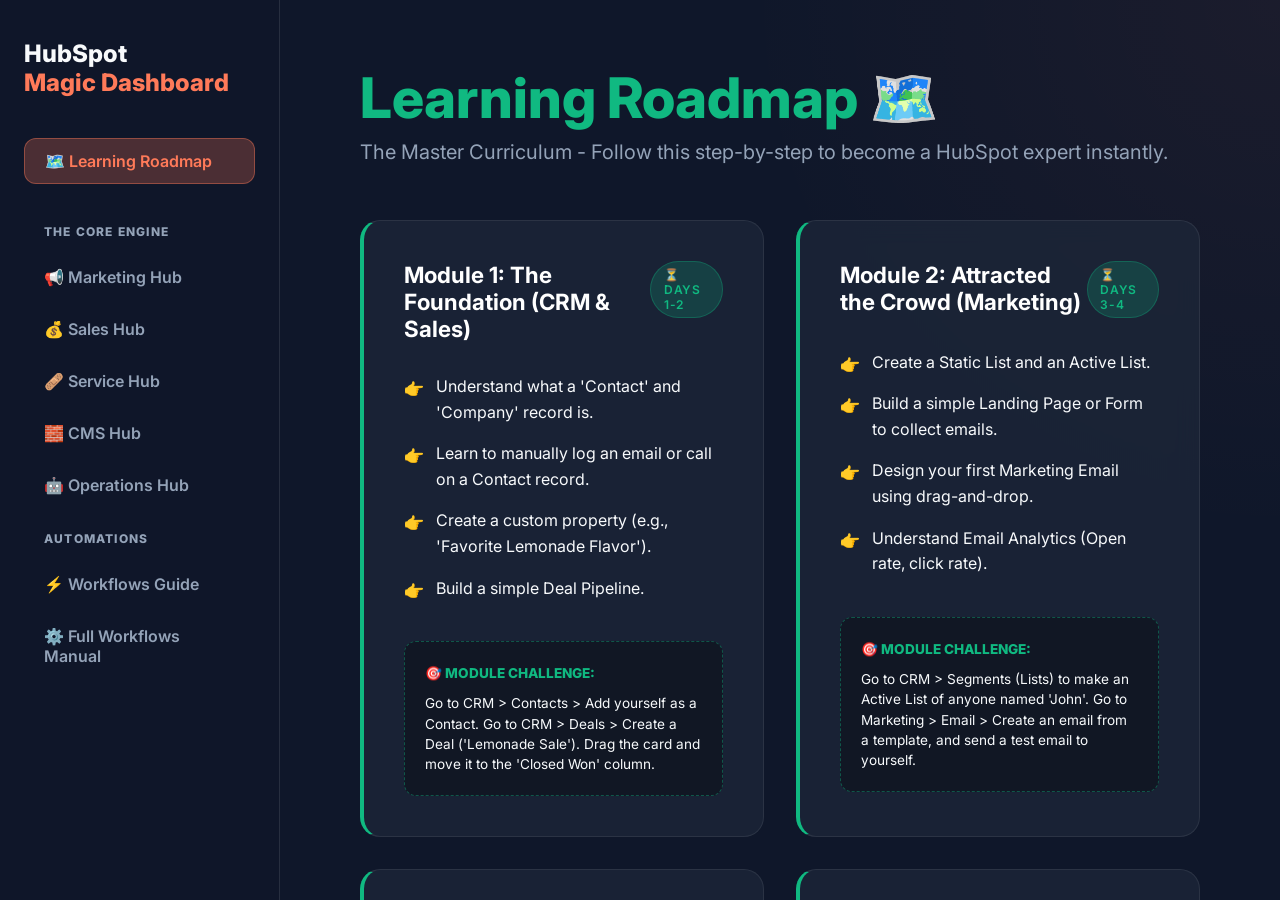
<file: index.html>
<!DOCTYPE html>
<html lang="en">
<head>
    <meta charset="UTF-8">
    <meta name="viewport" content="width=device-width, initial-scale=1.0">
    <title>HubSpot Magic Dashboard</title>
    <!-- Google Fonts: Inter -->
    <link href="https://fonts.googleapis.com/css2?family=Inter:wght@400;600;800&display=swap" rel="stylesheet">
    <!-- Modular Stylesheet -->
    <link rel="stylesheet" href="styles.css">
</head>
<body>

    <!-- Sidebar Navigation -->
    <nav class="sidebar">
        <div class="brand">HubSpot <span>Magic Dashboard</span></div>
        
        <div class="nav-item" id="nav-roadmap" onclick="loadHub('roadmap')" style="margin-bottom: 1rem; border: 1px solid rgba(255,122,89,0.4); background: rgba(255,122,89,0.1);">
            🗺️ Learning Roadmap
        </div>

        <div class="nav-section">The Core Engine</div>
        <div class="nav-item" id="nav-marketing" onclick="loadHub('marketing')">📢 Marketing Hub</div>
        <div class="nav-item" id="nav-sales" onclick="loadHub('sales')">💰 Sales Hub</div>
        <div class="nav-item" id="nav-service" onclick="loadHub('service')">🩹 Service Hub</div>
        <div class="nav-item" id="nav-cms" onclick="loadHub('cms')">🧱 CMS Hub</div>
        <div class="nav-item" id="nav-operations" onclick="loadHub('operations')">🤖 Operations Hub</div>
        
        <div class="nav-section" style="margin-top: 1rem;">Automations</div>
        <div class="nav-item" id="nav-workflows" onclick="loadHub('workflows')">⚡ Workflows Guide</div>
        <a href="HubSpot_Workflows_Guide.html" class="nav-item" style="text-decoration: none;">⚙️ Full Workflows Manual</a>
    </nav>

    <!-- Main Content Area where JS injects data dynamically -->
    <main class="main" id="main-content">
        <!-- Content gets rendered here by app.js -->
    </main>

    <!-- Modular JS Scripts -->
    <script src="data.js"></script>
    <script src="app.js"></script>

</body>
</html>
</file>
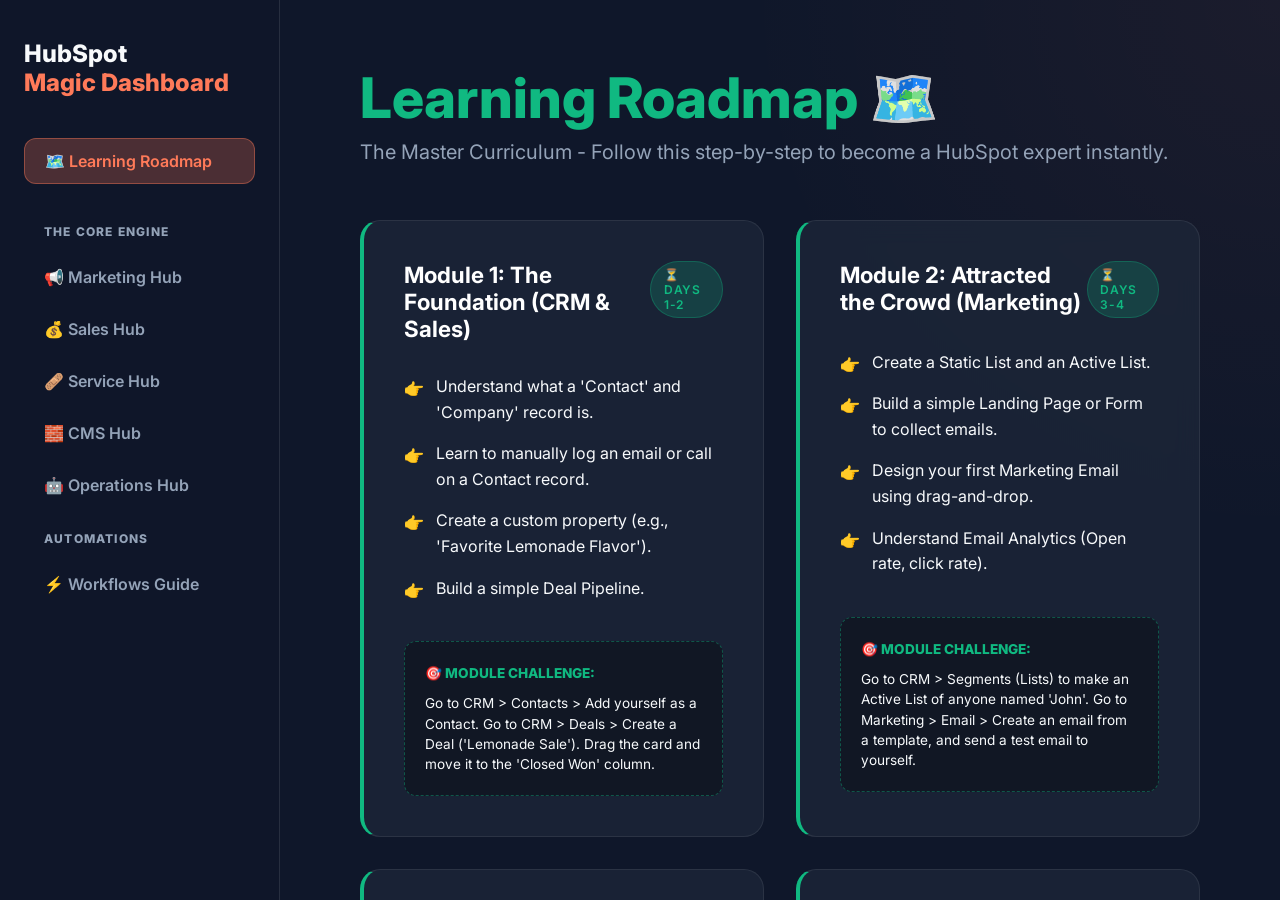
<file: HubSpot_Dashboard/index.html>
<!DOCTYPE html>
<html lang="en">
<head>
    <meta charset="UTF-8">
    <meta name="viewport" content="width=device-width, initial-scale=1.0">
    <title>HubSpot Magic Dashboard</title>
    <!-- Google Fonts: Inter -->
    <link href="https://fonts.googleapis.com/css2?family=Inter:wght@400;600;800&display=swap" rel="stylesheet">
    <!-- Modular Stylesheet -->
    <link rel="stylesheet" href="styles.css">
</head>
<body>

    <!-- Sidebar Navigation -->
    <nav class="sidebar">
        <div class="brand">HubSpot <span>Magic Dashboard</span></div>
        
        <div class="nav-item" id="nav-roadmap" onclick="loadHub('roadmap')" style="margin-bottom: 1rem; border: 1px solid rgba(255,122,89,0.4); background: rgba(255,122,89,0.1);">
            🗺️ Learning Roadmap
        </div>

        <div class="nav-section">The Core Engine</div>
        <div class="nav-item" id="nav-marketing" onclick="loadHub('marketing')">📢 Marketing Hub</div>
        <div class="nav-item" id="nav-sales" onclick="loadHub('sales')">💰 Sales Hub</div>
        <div class="nav-item" id="nav-service" onclick="loadHub('service')">🩹 Service Hub</div>
        <div class="nav-item" id="nav-cms" onclick="loadHub('cms')">🧱 CMS Hub</div>
        <div class="nav-item" id="nav-operations" onclick="loadHub('operations')">🤖 Operations Hub</div>
        
        <div class="nav-section" style="margin-top: 1rem;">Automations</div>
        <div class="nav-item" id="nav-workflows" onclick="loadHub('workflows')">⚡ Workflows Guide</div>
    </nav>

    <!-- Main Content Area where JS injects data dynamically -->
    <main class="main" id="main-content">
        <!-- Content gets rendered here by app.js -->
    </main>

    <!-- Modular JS Scripts -->
    <script src="data.js"></script>
    <script src="app.js"></script>

</body>
</html>
</file>
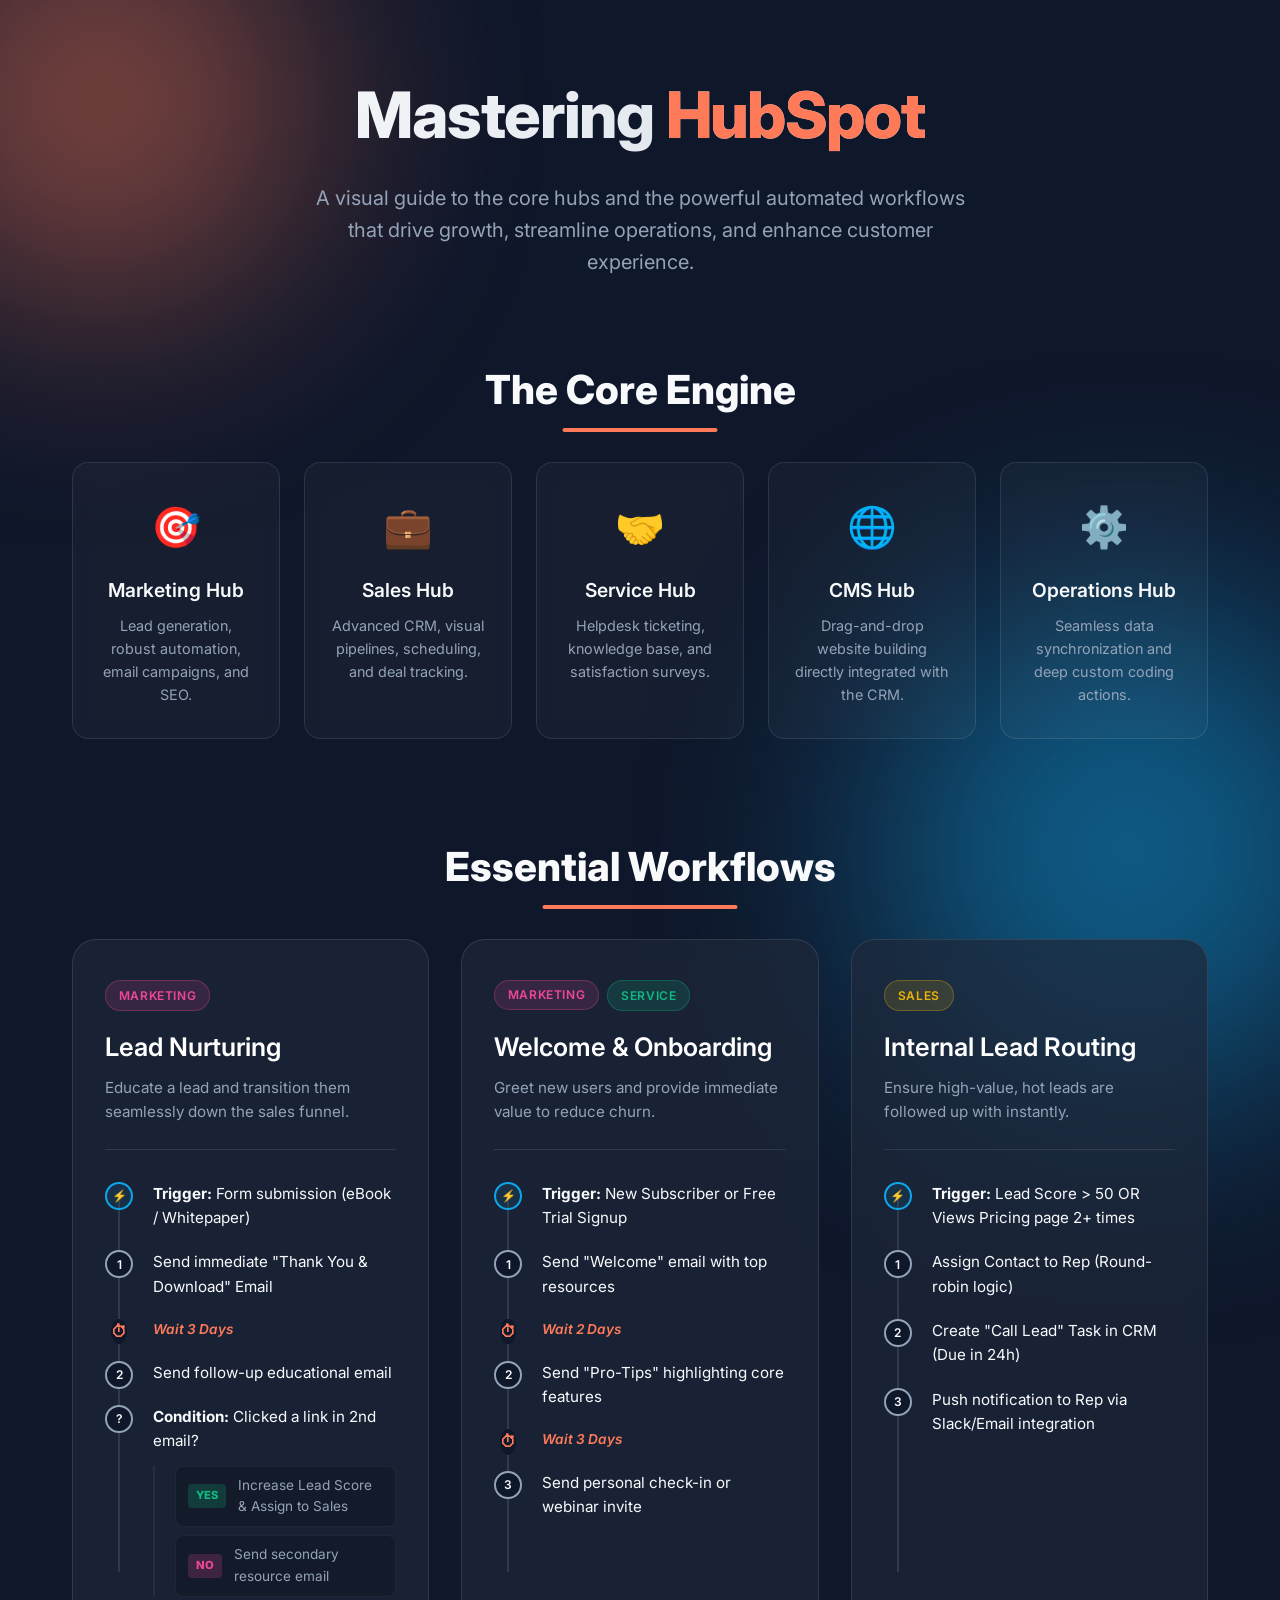
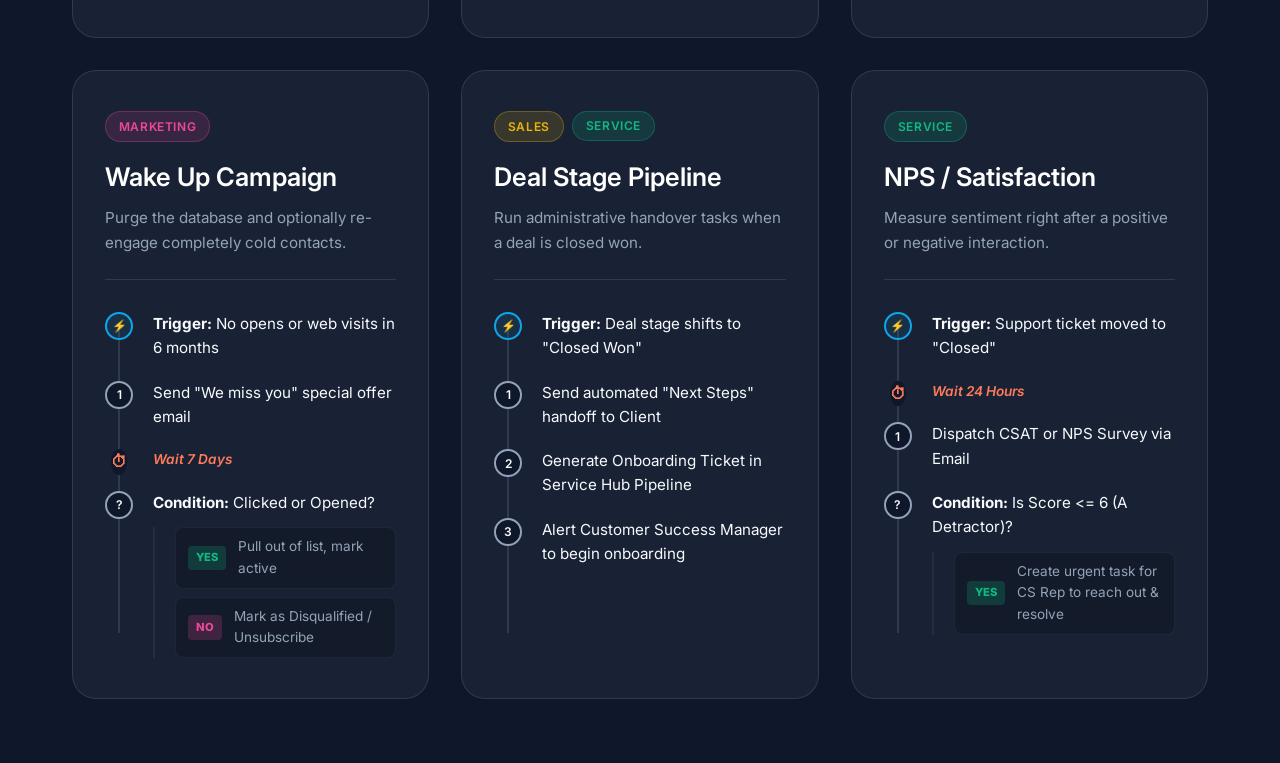
<file: HubSpot_Workflows_Guide.html>
<!DOCTYPE html>
<html lang="en">
<head>
    <meta charset="UTF-8">
    <meta name="viewport" content="width=device-width, initial-scale=1.0">
    <title>HubSpot Workflows Guide</title>
    <!-- Modern Typeface -->
    <link rel="preconnect" href="https://fonts.googleapis.com">
    <link rel="preconnect" href="https://fonts.gstatic.com" crossorigin>
    <link href="https://fonts.googleapis.com/css2?family=Inter:wght@300;400;600;800&display=swap" rel="stylesheet">
    <style>
        :root {
            /* Sleek Dark Mode Color Palette */
            --bg-dark: #0f172a;
            --bg-card: rgba(30, 41, 59, 0.7);
            --text-main: #f8fafc;
            --text-muted: #94a3b8;
            --primary: #ff7a59;     /* Signature HubSpot Orange */
            --primary-glow: rgba(255, 122, 89, 0.3);
            --secondary: #0ea5e9;
            --marketing: #ec4899;
            --sales: #eab308;
            --service: #10b981;
        }

        * {
            box-sizing: border-box;
            margin: 0;
            padding: 0;
        }

        body {
            font-family: 'Inter', sans-serif;
            background: var(--bg-dark);
            color: var(--text-main);
            line-height: 1.6;
            min-height: 100vh;
            overflow-x: hidden;
            position: relative;
        }

        /* Ambient Background Elements */
        .bg-blob {
            position: fixed;
            border-radius: 50%;
            filter: blur(120px);
            z-index: -1;
            opacity: 0.5;
            animation: float 20s infinite ease-in-out;
        }

        .blob-1 {
            width: 400px;
            height: 400px;
            background: var(--primary);
            top: -100px;
            left: -100px;
            animation-delay: 0s;
        }

        .blob-2 {
            width: 500px;
            height: 500px;
            background: var(--secondary);
            bottom: -200px;
            right: -100px;
            animation-delay: -5s;
        }

        @keyframes float {
            0%, 100% { transform: translate(0, 0) scale(1); }
            33% { transform: translate(30px, -50px) scale(1.1); }
            66% { transform: translate(-20px, 20px) scale(0.9); }
        }

        .container {
            max-width: 1200px;
            margin: 0 auto;
            padding: 4rem 2rem;
        }

        /* Typography & Headers */
        header {
            text-align: center;
            margin-bottom: 5rem;
        }

        h1 {
            font-size: 4rem;
            font-weight: 800;
            margin-bottom: 1rem;
            background: linear-gradient(135deg, #ffffff, #cbd5e1);
            -webkit-background-clip: text;
            background-clip: text;
            -webkit-text-fill-color: transparent;
            letter-spacing: -0.02em;
        }

        h1 span {
            color: var(--primary);
            -webkit-text-fill-color: var(--primary);
        }

        .subtitle {
            font-size: 1.25rem;
            color: var(--text-muted);
            max-width: 650px;
            margin: 0 auto;
        }

        .section-title {
            font-size: 2.5rem;
            margin-bottom: 2.5rem;
            font-weight: 800;
            text-align: center;
            position: relative;
            display: inline-block;
            left: 50%;
            transform: translateX(-50%);
        }

        .section-title::after {
            content: '';
            position: absolute;
            width: 50%;
            height: 4px;
            background: var(--primary);
            bottom: -10px;
            left: 25%;
            border-radius: 2px;
        }

        /* Hubs Grid (The Core Engine) */
        .hubs-grid {
            display: grid;
            grid-template-columns: repeat(auto-fit, minmax(200px, 1fr));
            gap: 1.5rem;
            margin-bottom: 6rem;
        }

        .hub-card {
            background: rgba(255, 255, 255, 0.03);
            border: 1px solid rgba(255, 255, 255, 0.1);
            border-radius: 1rem;
            padding: 2rem 1.5rem;
            text-align: center;
            backdrop-filter: blur(10px);
            transition: all 0.3s ease;
        }

        .hub-card:hover {
            transform: translateY(-5px);
            background: rgba(255, 255, 255, 0.08);
            border-color: var(--primary);
            box-shadow: 0 10px 30px var(--primary-glow);
        }

        .hub-icon {
            font-size: 2.5rem;
            margin-bottom: 1rem;
            color: var(--primary);
            transition: transform 0.3s cubic-bezier(0.175, 0.885, 0.32, 1.275);
        }

        .hub-card:hover .hub-icon {
            transform: scale(1.2);
        }

        .hub-title {
            font-weight: 600;
            font-size: 1.2rem;
            margin-bottom: 0.5rem;
        }

        .hub-desc {
            font-size: 0.9rem;
            color: var(--text-muted);
        }

        /* Workflows Grid */
        .workflows-grid {
            display: grid;
            grid-template-columns: repeat(auto-fit, minmax(350px, 1fr));
            gap: 2rem;
        }

        .workflow-card {
            background: var(--bg-card);
            border: 1px solid rgba(255, 255, 255, 0.1);
            border-radius: 1.5rem;
            padding: 2.5rem 2rem;
            backdrop-filter: blur(12px);
            transition: all 0.4s cubic-bezier(0.175, 0.885, 0.32, 1.275);
            position: relative;
            overflow: hidden;
            display: flex;
            flex-direction: column;
        }

        .workflow-card::before {
            content: '';
            position: absolute;
            top: 0;
            left: 0;
            width: 100%;
            height: 4px;
            background: linear-gradient(90deg, var(--primary), var(--secondary));
            opacity: 0;
            transition: opacity 0.3s ease;
        }

        .workflow-card:hover {
            transform: translateY(-10px);
            box-shadow: 0 20px 40px rgba(0,0,0,0.5);
            border-color: rgba(255,255,255,0.2);
        }

        .workflow-card:hover::before {
            opacity: 1;
        }

        .card-header {
            margin-bottom: 2rem;
        }

        .tag-group {
            display: flex;
            gap: 0.5rem;
            margin-bottom: 1rem;
        }

        .tag {
            display: inline-block;
            padding: 0.3rem 0.8rem;
            border-radius: 2rem;
            font-size: 0.75rem;
            font-weight: 600;
            text-transform: uppercase;
            letter-spacing: 0.05em;
        }

        .tag.marketing { background: rgba(236, 72, 153, 0.15); color: var(--marketing); border: 1px solid rgba(236, 72, 153, 0.3); }
        .tag.sales { background: rgba(234, 179, 8, 0.15); color: var(--sales); border: 1px solid rgba(234, 179, 8, 0.3); }
        .tag.service { background: rgba(16, 185, 129, 0.15); color: var(--service); border: 1px solid rgba(16, 185, 129, 0.3); }

        .workflow-title {
            font-size: 1.6rem;
            font-weight: 600;
            margin-bottom: 0.5rem;
            color: #fff;
        }

        .workflow-goal {
            color: var(--text-muted);
            font-size: 0.95rem;
            padding-bottom: 1.5rem;
            border-bottom: 1px solid rgba(255,255,255,0.1);
        }

        /* Interactive Timeline / Workflow Steps */
        .step-list {
            list-style: none;
            position: relative;
            flex-grow: 1;
        }

        .step-list::before {
            content: '';
            position: absolute;
            left: 13px;
            top: 15px;
            bottom: 25px;
            width: 2px;
            background: rgba(255,255,255,0.1);
            transition: background 0.3s ease;
        }

        .workflow-card:hover .step-list::before {
            background: linear-gradient(to bottom, var(--primary) 0%, rgba(255,255,255,0.1) 100%);
        }

        .step-item {
            position: relative;
            padding-left: 3rem;
            margin-bottom: 1.25rem;
            font-size: 0.95rem;
        }

        .step-item:last-child {
            margin-bottom: 0;
        }

        .step-icon {
            position: absolute;
            left: 0;
            top: 0;
            width: 28px;
            height: 28px;
            border-radius: 50%;
            background: var(--bg-dark);
            border: 2px solid var(--text-muted);
            display: flex;
            align-items: center;
            justify-content: center;
            font-size: 0.75rem;
            font-weight: 600;
            z-index: 1;
            transition: all 0.3s ease;
        }
        
        .workflow-card:hover .step-icon:not(.step-icon-trigger) {
            border-color: var(--text-main);
            color: var(--text-main);
            background: rgba(255, 255, 255, 0.1);
        }

        .step-icon-trigger {
            border-color: var(--secondary);
            color: var(--secondary);
            background: rgba(14, 165, 233, 0.1);
        }

        .step-delay {
            color: var(--primary);
            font-style: italic;
            font-size: 0.85rem;
            padding-left: 3rem;
            margin-bottom: 1.25rem;
            position: relative;
            font-weight: 600;
        }

        .step-delay::before {
            content: '⏱';
            position: absolute;
            left: 6px;
            font-style: normal;
            font-size: 1rem;
            background: var(--bg-dark);
            z-index: 1;
            border-radius: 50%;
        }
        
        .branch {
            margin-top: 0.75rem;
            padding-left: 1.25rem;
            border-left: 2px solid rgba(255,255,255,0.05);
            display: flex;
            flex-direction: column;
            gap: 0.5rem;
        }

        .branch-item {
            display: flex;
            align-items: center;
            gap: 0.75rem;
            font-size: 0.85rem;
            color: var(--text-muted);
            background: rgba(0,0,0,0.2);
            padding: 0.5rem 0.75rem;
            border-radius: 0.5rem;
            border: 1px solid rgba(255,255,255,0.05);
        }

        .branch-pill {
            font-size: 0.7rem;
            padding: 0.2rem 0.5rem;
            border-radius: 4px;
            font-weight: 800;
        }

        .pill-yes { background: rgba(16, 185, 129, 0.2); color: var(--service); }
        .pill-no { background: rgba(236, 72, 153, 0.2); color: var(--marketing); }

        /* Responsive Design */
        @media (max-width: 768px) {
            h1 { font-size: 2.8rem; }
            .container { padding: 3rem 1.5rem; }
            .section-title { font-size: 2rem; }
            .workflows-grid { grid-template-columns: 1fr; }
        }
    </style>
</head>
<body>

    <!-- Dynamic Background Blobs -->
    <div class="bg-blob blob-1"></div>
    <div class="bg-blob blob-2"></div>

    <div class="container">
        <header>
            <h1>Mastering <span>HubSpot</span></h1>
            <p class="subtitle">A visual guide to the core hubs and the powerful automated workflows that drive growth, streamline operations, and enhance customer experience.</p>
        </header>

        <!-- Hubs Overview -->
        <section>
            <h2 class="section-title">The Core Engine</h2>
            <div class="hubs-grid">
                <div class="hub-card">
                    <div class="hub-icon">🎯</div>
                    <div class="hub-title">Marketing Hub</div>
                    <div class="hub-desc">Lead generation, robust automation, email campaigns, and SEO.</div>
                </div>
                <div class="hub-card">
                    <div class="hub-icon">💼</div>
                    <div class="hub-title">Sales Hub</div>
                    <div class="hub-desc">Advanced CRM, visual pipelines, scheduling, and deal tracking.</div>
                </div>
                <div class="hub-card">
                    <div class="hub-icon">🤝</div>
                    <div class="hub-title">Service Hub</div>
                    <div class="hub-desc">Helpdesk ticketing, knowledge base, and satisfaction surveys.</div>
                </div>
                <div class="hub-card">
                    <div class="hub-icon">🌐</div>
                    <div class="hub-title">CMS Hub</div>
                    <div class="hub-desc">Drag-and-drop website building directly integrated with the CRM.</div>
                </div>
                <div class="hub-card">
                    <div class="hub-icon">⚙️</div>
                    <div class="hub-title">Operations Hub</div>
                    <div class="hub-desc">Seamless data synchronization and deep custom coding actions.</div>
                </div>
            </div>
        </section>

        <!-- Workflows Compilation -->
        <section>
            <h2 class="section-title">Essential Workflows</h2>
            <div class="workflows-grid">

                <!-- Workflow 1: Lead Nurturing -->
                <div class="workflow-card">
                    <div class="card-header">
                        <div class="tag-group">
                            <span class="tag marketing">Marketing</span>
                        </div>
                        <h3 class="workflow-title">Lead Nurturing</h3>
                        <p class="workflow-goal">Educate a lead and transition them seamlessly down the sales funnel.</p>
                    </div>
                    <ul class="step-list">
                        <li class="step-item">
                            <div class="step-icon step-icon-trigger">⚡</div>
                            <strong>Trigger:</strong> Form submission (eBook / Whitepaper)
                        </li>
                        <li class="step-item">
                            <div class="step-icon">1</div>
                            Send immediate "Thank You & Download" Email
                        </li>
                        <div class="step-delay">Wait 3 Days</div>
                        <li class="step-item">
                            <div class="step-icon">2</div>
                            Send follow-up educational email
                        </li>
                        <li class="step-item">
                            <div class="step-icon">?</div>
                            <strong>Condition:</strong> Clicked a link in 2nd email?
                            <div class="branch">
                                <div class="branch-item"><span class="branch-pill pill-yes">YES</span> Increase Lead Score & Assign to Sales</div>
                                <div class="branch-item"><span class="branch-pill pill-no">NO</span> Send secondary resource email</div>
                            </div>
                        </li>
                    </ul>
                </div>

                <!-- Workflow 2: Onboarding -->
                <div class="workflow-card">
                    <div class="card-header">
                        <div class="tag-group">
                            <span class="tag marketing">Marketing</span>
                            <span class="tag service">Service</span>
                        </div>
                        <h3 class="workflow-title">Welcome & Onboarding</h3>
                        <p class="workflow-goal">Greet new users and provide immediate value to reduce churn.</p>
                    </div>
                    <ul class="step-list">
                        <li class="step-item">
                            <div class="step-icon step-icon-trigger">⚡</div>
                            <strong>Trigger:</strong> New Subscriber or Free Trial Signup
                        </li>
                        <li class="step-item">
                            <div class="step-icon">1</div>
                            Send "Welcome" email with top resources
                        </li>
                        <div class="step-delay">Wait 2 Days</div>
                        <li class="step-item">
                            <div class="step-icon">2</div>
                            Send "Pro-Tips" highlighting core features
                        </li>
                        <div class="step-delay">Wait 3 Days</div>
                        <li class="step-item">
                            <div class="step-icon">3</div>
                            Send personal check-in or webinar invite
                        </li>
                    </ul>
                </div>

                <!-- Workflow 3: Sales Routing -->
                <div class="workflow-card">
                    <div class="card-header">
                        <div class="tag-group">
                            <span class="tag sales">Sales</span>
                        </div>
                        <h3 class="workflow-title">Internal Lead Routing</h3>
                        <p class="workflow-goal">Ensure high-value, hot leads are followed up with instantly.</p>
                    </div>
                    <ul class="step-list">
                        <li class="step-item">
                            <div class="step-icon step-icon-trigger">⚡</div>
                            <strong>Trigger:</strong> Lead Score > 50 OR Views Pricing page 2+ times
                        </li>
                        <li class="step-item">
                            <div class="step-icon">1</div>
                            Assign Contact to Rep (Round-robin logic)
                        </li>
                        <li class="step-item">
                            <div class="step-icon">2</div>
                            Create "Call Lead" Task in CRM (Due in 24h)
                        </li>
                        <li class="step-item">
                            <div class="step-icon">3</div>
                            Push notification to Rep via Slack/Email integration
                        </li>
                    </ul>
                </div>

                <!-- Workflow 4: Wake Up Campaign -->
                <div class="workflow-card">
                    <div class="card-header">
                        <div class="tag-group">
                            <span class="tag marketing">Marketing</span>
                        </div>
                        <h3 class="workflow-title">Wake Up Campaign</h3>
                        <p class="workflow-goal">Purge the database and optionally re-engage completely cold contacts.</p>
                    </div>
                    <ul class="step-list">
                        <li class="step-item">
                            <div class="step-icon step-icon-trigger">⚡</div>
                            <strong>Trigger:</strong> No opens or web visits in 6 months
                        </li>
                        <li class="step-item">
                            <div class="step-icon">1</div>
                            Send "We miss you" special offer email
                        </li>
                        <div class="step-delay">Wait 7 Days</div>
                        <li class="step-item">
                            <div class="step-icon">?</div>
                            <strong>Condition:</strong> Clicked or Opened?
                            <div class="branch">
                                <div class="branch-item"><span class="branch-pill pill-yes">YES</span> Pull out of list, mark active</div>
                                <div class="branch-item"><span class="branch-pill pill-no">NO</span> Mark as Disqualified / Unsubscribe</div>
                            </div>
                        </li>
                    </ul>
                </div>

                <!-- Workflow 5: Deal Stage Automation -->
                <div class="workflow-card">
                    <div class="card-header">
                        <div class="tag-group">
                            <span class="tag sales">Sales</span>
                            <span class="tag service">Service</span>
                        </div>
                        <h3 class="workflow-title">Deal Stage Pipeline</h3>
                        <p class="workflow-goal">Run administrative handover tasks when a deal is closed won.</p>
                    </div>
                    <ul class="step-list">
                        <li class="step-item">
                            <div class="step-icon step-icon-trigger">⚡</div>
                            <strong>Trigger:</strong> Deal stage shifts to "Closed Won"
                        </li>
                        <li class="step-item">
                            <div class="step-icon">1</div>
                            Send automated "Next Steps" handoff to Client
                        </li>
                        <li class="step-item">
                            <div class="step-icon">2</div>
                            Generate Onboarding Ticket in Service Hub Pipeline
                        </li>
                        <li class="step-item">
                            <div class="step-icon">3</div>
                            Alert Customer Success Manager to begin onboarding
                        </li>
                    </ul>
                </div>

                <!-- Workflow 6: CSAT / NPS -->
                <div class="workflow-card">
                    <div class="card-header">
                        <div class="tag-group">
                            <span class="tag service">Service</span>
                        </div>
                        <h3 class="workflow-title">NPS / Satisfaction</h3>
                        <p class="workflow-goal">Measure sentiment right after a positive or negative interaction.</p>
                    </div>
                    <ul class="step-list">
                        <li class="step-item">
                            <div class="step-icon step-icon-trigger">⚡</div>
                            <strong>Trigger:</strong> Support ticket moved to "Closed"
                        </li>
                        <div class="step-delay">Wait 24 Hours</div>
                        <li class="step-item">
                            <div class="step-icon">1</div>
                            Dispatch CSAT or NPS Survey via Email
                        </li>
                        <li class="step-item">
                            <div class="step-icon">?</div>
                            <strong>Condition:</strong> Is Score <= 6 (A Detractor)?
                            <div class="branch">
                                <div class="branch-item"><span class="branch-pill pill-yes">YES</span> Create urgent task for CS Rep to reach out & resolve</div>
                            </div>
                        </li>
                    </ul>
                </div>

            </div>
        </section>
    </div>

</body>
</html>
</file>
<file: styles.css>
:root {
  --bg: #0f172a;               /* Dark Navy Background */
  --panel: rgba(30, 41, 59, 0.7); /* Glass Card Background */
  --text: #f8fafc;
  --muted: #94a3b8;
  --primary: #ff7a59;          /* HubSpot Orange */
  --marketing: #ec4899;        /* Pink */
  --sales: #eab308;            /* Yellow */
  --service: #10b981;          /* Green */
  --cms: #8b5cf6;              /* Purple */
  --ops: #06b6d4;              /* Cyan */
}

* { margin: 0; padding: 0; box-sizing: border-box; font-family: 'Inter', sans-serif; }
body { background: var(--bg); color: var(--text); display: flex; height: 100vh; overflow: hidden; }

/* --- Sidebar Navigation --- */
.sidebar {
  width: 280px;
  background: rgba(15, 23, 42, 0.95);
  border-right: 1px solid rgba(255,255,255,0.1);
  padding: 2.5rem 1.5rem;
  display: flex;
  flex-direction: column;
  gap: 0.5rem;
  z-index: 10;
}
.brand { font-size: 1.5rem; font-weight: 800; margin-bottom: 2rem; line-height: 1.2; }
.brand span { color: var(--primary); display: block; }
.nav-section { color: var(--muted); font-size: 0.75rem; text-transform: uppercase; letter-spacing: 0.1em; padding-left: 1.25rem; margin-top: 1rem; margin-bottom: 0.5rem; font-weight: 800; }

.nav-item { padding: 0.75rem 1.25rem; border-radius: 0.75rem; cursor: pointer; transition: all 0.3s ease; font-weight: 600; display: flex; align-items: center; gap: 0.75rem; color: var(--muted); }
.nav-item:hover { background: rgba(255, 255, 255, 0.05); color: var(--text); transform: translateX(5px); }
.nav-item.active { background: rgba(255, 122, 89, 0.15); color: var(--primary); border-left: 4px solid var(--primary); }

/* --- Main Content Area --- */
.main { flex: 1; padding: 4rem 5rem; overflow-y: auto; background-image: radial-gradient(circle at 100% 0%, rgba(255,122,89,0.05) 0%, transparent 40%); }

.header-title { font-size: 3.5rem; font-weight: 800; margin-bottom: 0.5rem; animation: fadeInDown 0.5s ease-out; }
.header-subtitle { color: var(--muted); font-size: 1.25rem; margin-bottom: 3.5rem; animation: fadeIn 1s ease-out; }

/* --- Dashboard Cards Grid --- */
.grid { display: grid; grid-template-columns: repeat(auto-fit, minmax(400px, 1fr)); gap: 2rem; }

.card {
  background: var(--panel);
  border: 1px solid rgba(255,255,255,0.08);
  border-radius: 1.25rem;
  padding: 2.5rem;
  backdrop-filter: blur(12px);
  transition: transform 0.3s, box-shadow 0.3s;
  animation: slideUp 0.6s ease-out forwards;
  opacity: 0;
  display: flex;
  flex-direction: column;
}
.card:nth-child(1) { animation-delay: 0.1s; }
.card:nth-child(2) { animation-delay: 0.2s; }
.card:nth-child(3) { animation-delay: 0.3s; }
.card:nth-child(4) { animation-delay: 0.4s; }
.card:nth-child(5) { animation-delay: 0.5s; }
.card:nth-child(6) { animation-delay: 0.6s; }
.card:hover { transform: translateY(-5px); box-shadow: 0 15px 35px rgba(0,0,0,0.3); border-color: rgba(255,255,255,0.15); }

.card h3 { font-size: 1.4rem; margin-bottom: 1.25rem; color: var(--text); display: flex; align-items: center; gap: 0.75rem; padding-bottom: 1rem; border-bottom: 1px solid rgba(255,255,255,0.1); }
.card p { color: var(--muted); line-height: 1.7; font-size: 1.05rem; }

/* --- Standard Lists for Hubs --- */
.steps { list-style: none; margin-top: 1rem; }
.steps li { margin-bottom: 1rem; padding-left: 2rem; position: relative; color: var(--text); line-height: 1.6; }
.steps li::before { content: '👉'; position: absolute; left: 0; top: 2px; }

/* --- Tags --- */
.tag-group { display: flex; gap: 0.5rem; margin-bottom: 1rem; }
.tag { display: inline-block; padding: 0.3rem 0.8rem; border-radius: 2rem; font-size: 0.75rem; font-weight: 600; text-transform: uppercase; letter-spacing: 0.05em; }
.tag.marketing { background: rgba(236, 72, 153, 0.15); color: var(--marketing); border: 1px solid rgba(236, 72, 153, 0.3); }
.tag.sales { background: rgba(234, 179, 8, 0.15); color: var(--sales); border: 1px solid rgba(234, 179, 8, 0.3); }
.tag.service { background: rgba(16, 185, 129, 0.15); color: var(--service); border: 1px solid rgba(16, 185, 129, 0.3); }

/* --- Interactive Timeline / Workflow Steps --- */
.step-list { list-style: none; position: relative; flex-grow: 1; margin-top: 2rem; }
.step-list::before { content: ''; position: absolute; left: 13px; top: 15px; bottom: 25px; width: 2px; background: rgba(255,255,255,0.1); transition: background 0.3s ease; }
.card:hover .step-list::before { background: linear-gradient(to bottom, var(--primary) 0%, rgba(255,255,255,0.1) 100%); }

.step-item { position: relative; padding-left: 3rem; margin-bottom: 1.25rem; font-size: 0.95rem; color: var(--text); }
.step-icon { position: absolute; left: 0; top: 0; width: 28px; height: 28px; border-radius: 50%; background: var(--bg); border: 2px solid var(--muted); display: flex; align-items: center; justify-content: center; font-size: 0.75rem; font-weight: 600; z-index: 1; transition: all 0.3s ease; }
.card:hover .step-icon { border-color: var(--text); color: var(--text); background: rgba(255, 255, 255, 0.1); }
.card:hover .step-icon-trigger { border-color: var(--primary); color: var(--primary); background: rgba(255, 122, 89, 0.15); }
.step-icon-trigger { border-color: var(--primary); color: var(--primary); }

.step-delay { color: var(--primary); font-style: italic; font-size: 0.85rem; padding-left: 3rem; margin-bottom: 1.25rem; position: relative; font-weight: 600; }
.step-delay::before { content: '⏱'; position: absolute; left: 6px; font-style: normal; font-size: 1rem; background: var(--bg); z-index: 1; border-radius: 50%; }

.branch { margin-top: 0.75rem; padding-left: 1.25rem; border-left: 2px solid rgba(255,255,255,0.05); display: flex; flex-direction: column; gap: 0.5rem; }
.branch-item { display: flex; align-items: center; gap: 0.75rem; font-size: 0.85rem; color: var(--muted); background: rgba(0,0,0,0.2); padding: 0.5rem 0.75rem; border-radius: 0.5rem; border: 1px solid rgba(255,255,255,0.05); }
.branch-pill { font-size: 0.7rem; padding: 0.2rem 0.5rem; border-radius: 4px; font-weight: 800; min-width: 40px; text-align: center; }
.pill-yes { background: rgba(16, 185, 129, 0.2); color: var(--service); border: 1px solid rgba(16, 185, 129, 0.3); }
.pill-no { background: rgba(236, 72, 153, 0.2); color: var(--marketing); border: 1px solid rgba(236, 72, 153, 0.3); }

/* Keyframes */
@keyframes fadeIn { from { opacity: 0; } to { opacity: 1; } }
@keyframes fadeInDown { from { opacity: 0; transform: translateY(-20px); } to { opacity: 1; transform: translateY(0); } }
@keyframes slideUp { from { opacity: 0; transform: translateY(30px); } to { opacity: 1; transform: translateY(0); } }
</file>
<file: HubSpot_Dashboard/styles.css>
:root {
  --bg: #0f172a;               /* Dark Navy Background */
  --panel: rgba(30, 41, 59, 0.7); /* Glass Card Background */
  --text: #f8fafc;
  --muted: #94a3b8;
  --primary: #ff7a59;          /* HubSpot Orange */
  --marketing: #ec4899;        /* Pink */
  --sales: #eab308;            /* Yellow */
  --service: #10b981;          /* Green */
  --cms: #8b5cf6;              /* Purple */
  --ops: #06b6d4;              /* Cyan */
}

* { margin: 0; padding: 0; box-sizing: border-box; font-family: 'Inter', sans-serif; }
body { background: var(--bg); color: var(--text); display: flex; height: 100vh; overflow: hidden; }

/* --- Sidebar Navigation --- */
.sidebar {
  width: 280px;
  background: rgba(15, 23, 42, 0.95);
  border-right: 1px solid rgba(255,255,255,0.1);
  padding: 2.5rem 1.5rem;
  display: flex;
  flex-direction: column;
  gap: 0.5rem;
  z-index: 10;
}
.brand { font-size: 1.5rem; font-weight: 800; margin-bottom: 2rem; line-height: 1.2; }
.brand span { color: var(--primary); display: block; }
.nav-section { color: var(--muted); font-size: 0.75rem; text-transform: uppercase; letter-spacing: 0.1em; padding-left: 1.25rem; margin-top: 1rem; margin-bottom: 0.5rem; font-weight: 800; }

.nav-item { padding: 0.75rem 1.25rem; border-radius: 0.75rem; cursor: pointer; transition: all 0.3s ease; font-weight: 600; display: flex; align-items: center; gap: 0.75rem; color: var(--muted); }
.nav-item:hover { background: rgba(255, 255, 255, 0.05); color: var(--text); transform: translateX(5px); }
.nav-item.active { background: rgba(255, 122, 89, 0.15); color: var(--primary); border-left: 4px solid var(--primary); }

/* --- Main Content Area --- */
.main { flex: 1; padding: 4rem 5rem; overflow-y: auto; background-image: radial-gradient(circle at 100% 0%, rgba(255,122,89,0.05) 0%, transparent 40%); }

.header-title { font-size: 3.5rem; font-weight: 800; margin-bottom: 0.5rem; animation: fadeInDown 0.5s ease-out; }
.header-subtitle { color: var(--muted); font-size: 1.25rem; margin-bottom: 3.5rem; animation: fadeIn 1s ease-out; }

/* --- Dashboard Cards Grid --- */
.grid { display: grid; grid-template-columns: repeat(auto-fit, minmax(400px, 1fr)); gap: 2rem; }

.card {
  background: var(--panel);
  border: 1px solid rgba(255,255,255,0.08);
  border-radius: 1.25rem;
  padding: 2.5rem;
  backdrop-filter: blur(12px);
  transition: transform 0.3s, box-shadow 0.3s;
  animation: slideUp 0.6s ease-out forwards;
  opacity: 0;
  display: flex;
  flex-direction: column;
}
.card:nth-child(1) { animation-delay: 0.1s; }
.card:nth-child(2) { animation-delay: 0.2s; }
.card:nth-child(3) { animation-delay: 0.3s; }
.card:nth-child(4) { animation-delay: 0.4s; }
.card:nth-child(5) { animation-delay: 0.5s; }
.card:nth-child(6) { animation-delay: 0.6s; }
.card:hover { transform: translateY(-5px); box-shadow: 0 15px 35px rgba(0,0,0,0.3); border-color: rgba(255,255,255,0.15); }

.card h3 { font-size: 1.4rem; margin-bottom: 1.25rem; color: var(--text); display: flex; align-items: center; gap: 0.75rem; padding-bottom: 1rem; border-bottom: 1px solid rgba(255,255,255,0.1); }
.card p { color: var(--muted); line-height: 1.7; font-size: 1.05rem; }

/* --- Standard Lists for Hubs --- */
.steps { list-style: none; margin-top: 1rem; }
.steps li { margin-bottom: 1rem; padding-left: 2rem; position: relative; color: var(--text); line-height: 1.6; }
.steps li::before { content: '👉'; position: absolute; left: 0; top: 2px; }

/* --- Tags --- */
.tag-group { display: flex; gap: 0.5rem; margin-bottom: 1rem; }
.tag { display: inline-block; padding: 0.3rem 0.8rem; border-radius: 2rem; font-size: 0.75rem; font-weight: 600; text-transform: uppercase; letter-spacing: 0.05em; }
.tag.marketing { background: rgba(236, 72, 153, 0.15); color: var(--marketing); border: 1px solid rgba(236, 72, 153, 0.3); }
.tag.sales { background: rgba(234, 179, 8, 0.15); color: var(--sales); border: 1px solid rgba(234, 179, 8, 0.3); }
.tag.service { background: rgba(16, 185, 129, 0.15); color: var(--service); border: 1px solid rgba(16, 185, 129, 0.3); }

/* --- Interactive Timeline / Workflow Steps --- */
.step-list { list-style: none; position: relative; flex-grow: 1; margin-top: 2rem; }
.step-list::before { content: ''; position: absolute; left: 13px; top: 15px; bottom: 25px; width: 2px; background: rgba(255,255,255,0.1); transition: background 0.3s ease; }
.card:hover .step-list::before { background: linear-gradient(to bottom, var(--primary) 0%, rgba(255,255,255,0.1) 100%); }

.step-item { position: relative; padding-left: 3rem; margin-bottom: 1.25rem; font-size: 0.95rem; color: var(--text); }
.step-icon { position: absolute; left: 0; top: 0; width: 28px; height: 28px; border-radius: 50%; background: var(--bg); border: 2px solid var(--muted); display: flex; align-items: center; justify-content: center; font-size: 0.75rem; font-weight: 600; z-index: 1; transition: all 0.3s ease; }
.card:hover .step-icon { border-color: var(--text); color: var(--text); background: rgba(255, 255, 255, 0.1); }
.card:hover .step-icon-trigger { border-color: var(--primary); color: var(--primary); background: rgba(255, 122, 89, 0.15); }
.step-icon-trigger { border-color: var(--primary); color: var(--primary); }

.step-delay { color: var(--primary); font-style: italic; font-size: 0.85rem; padding-left: 3rem; margin-bottom: 1.25rem; position: relative; font-weight: 600; }
.step-delay::before { content: '⏱'; position: absolute; left: 6px; font-style: normal; font-size: 1rem; background: var(--bg); z-index: 1; border-radius: 50%; }

.branch { margin-top: 0.75rem; padding-left: 1.25rem; border-left: 2px solid rgba(255,255,255,0.05); display: flex; flex-direction: column; gap: 0.5rem; }
.branch-item { display: flex; align-items: center; gap: 0.75rem; font-size: 0.85rem; color: var(--muted); background: rgba(0,0,0,0.2); padding: 0.5rem 0.75rem; border-radius: 0.5rem; border: 1px solid rgba(255,255,255,0.05); }
.branch-pill { font-size: 0.7rem; padding: 0.2rem 0.5rem; border-radius: 4px; font-weight: 800; min-width: 40px; text-align: center; }
.pill-yes { background: rgba(16, 185, 129, 0.2); color: var(--service); border: 1px solid rgba(16, 185, 129, 0.3); }
.pill-no { background: rgba(236, 72, 153, 0.2); color: var(--marketing); border: 1px solid rgba(236, 72, 153, 0.3); }

/* Keyframes */
@keyframes fadeIn { from { opacity: 0; } to { opacity: 1; } }
@keyframes fadeInDown { from { opacity: 0; transform: translateY(-20px); } to { opacity: 1; transform: translateY(0); } }
@keyframes slideUp { from { opacity: 0; transform: translateY(30px); } to { opacity: 1; transform: translateY(0); } }
</file>
